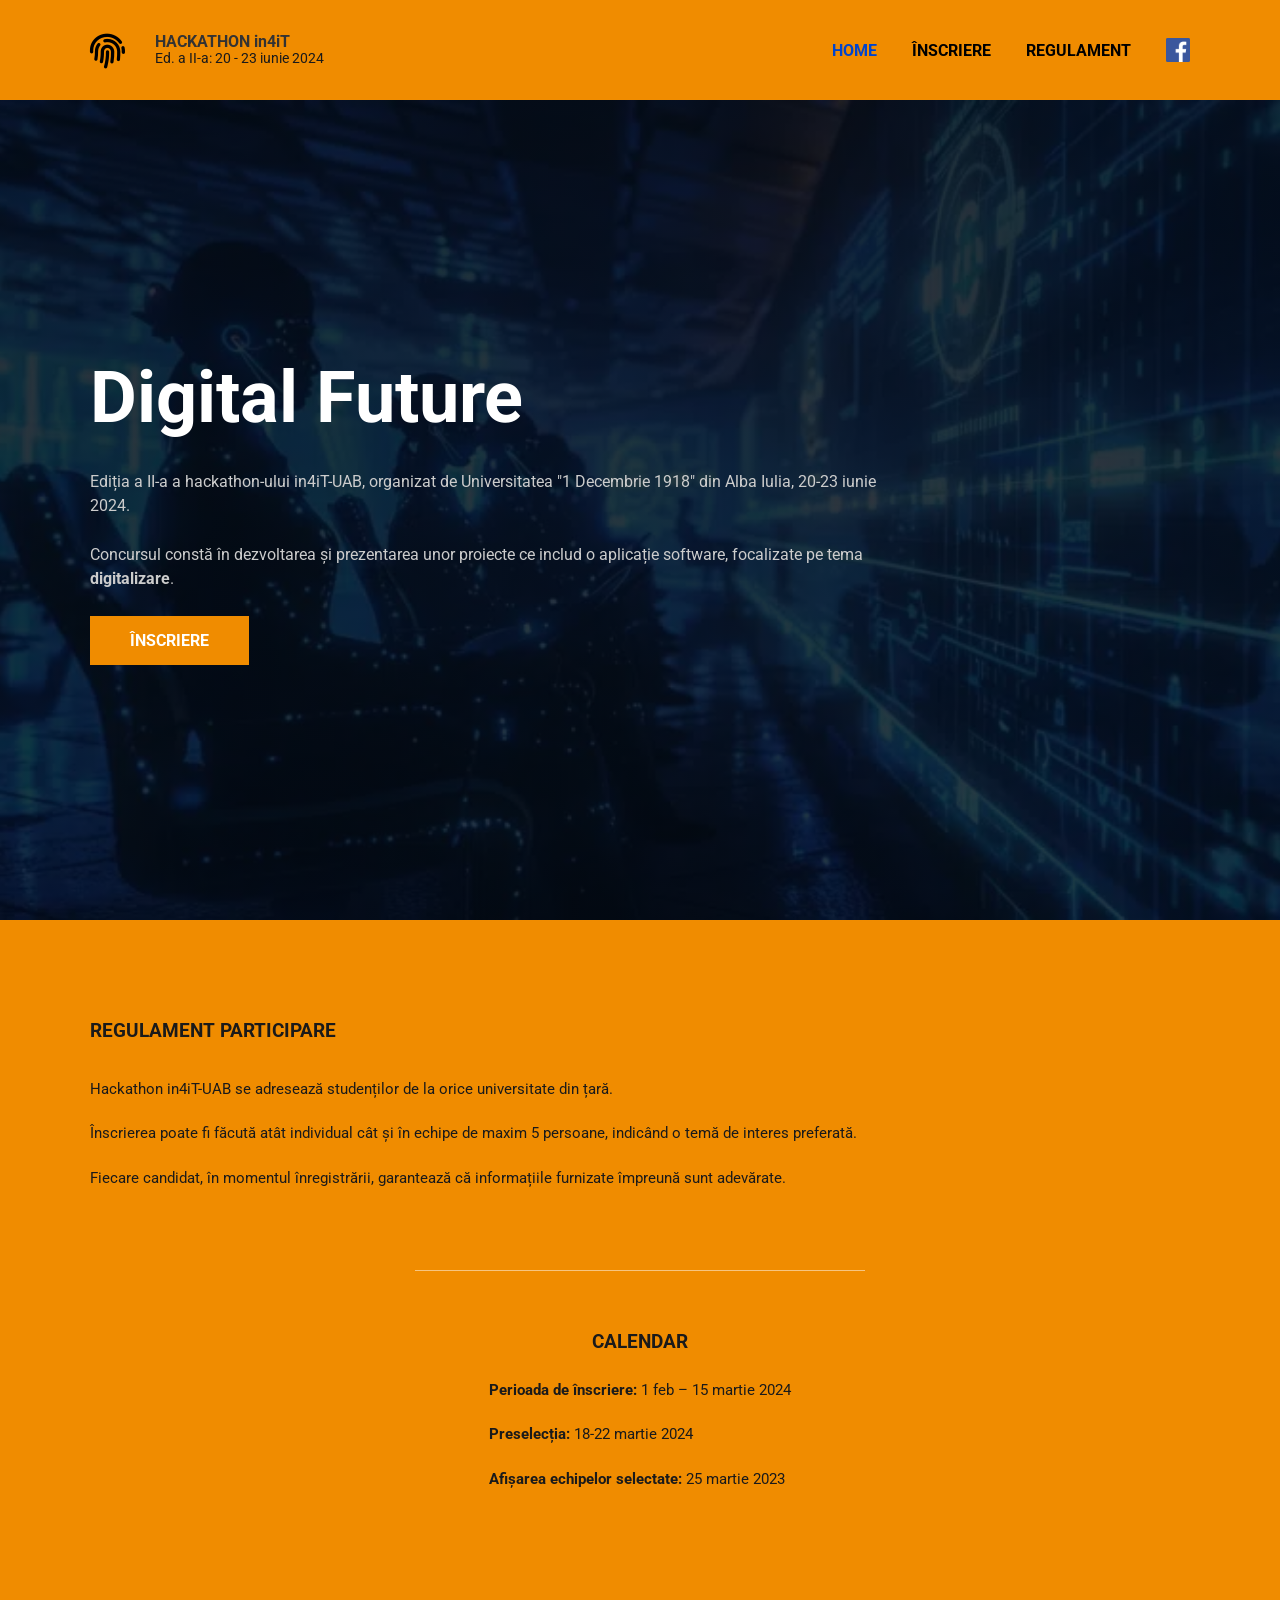
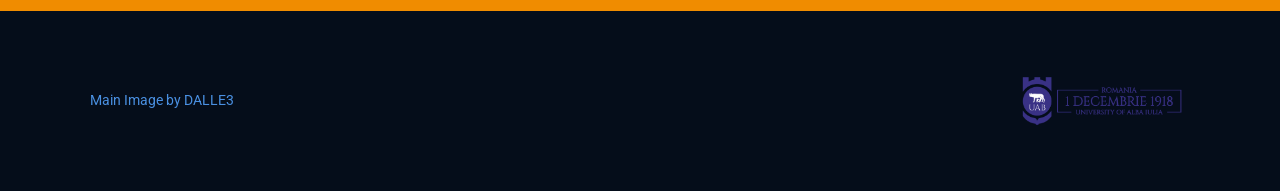
<file: laborator1/index.html>
<!DOCTYPE html>
<html lang="ro">
<head>
    <meta charset="UTF-8">
    <meta name="viewport" content="width=device-width, initial-scale=1.0">
    <title>Hackathon in4iT - Ediția a II-a</title>
    <link href="https://fonts.googleapis.com/css2?family=Roboto:wght@300;400;700&display=swap" rel="stylesheet">
    <link rel="stylesheet" href="https://cdnjs.cloudflare.com/ajax/libs/font-awesome/6.0.0/css/all.min.css">
    <link rel="stylesheet" href="style.css">
</head>
<body>
    <header>
        <div class="content-wrapper">
            <div class="header-left">
                <div class="logo-icon"><i class="fas fa-fingerprint"></i></div>
            </div>
            <div class="header-center">
                <div class="event-info">
                    <h1>HACKATHON in4iT</h1>
                    <span>Ed. a II-a: 20 - 23 iunie 2024</span>
                </div>
            </div>
            <div class="header-right">
                <div class="hamburger"><i class="fas fa-bars"></i></div>
                <nav id="navbar">
                    <ul>
                        <li><a href="#" class="home-link">HOME</a></li>
                        <li><a href="#">ÎNSCRIERE</a></li>
                        <li><a href="#">REGULAMENT</a></li>
                        <li><a href="https://facebook.com" class="fb-logo" target="_blank">
                            <img src="facebook.png" alt="Facebook Logo">
                        </a></li>
                    </ul>
                </nav>
            </div>
        </div>
    </header>

    <section class="hero">
        <div class="content-wrapper">
            <div class="hero-content">
                <h2>Digital Future</h2>
                <p>Ediția a II-a a hackathon-ului in4iT-UAB, organizat de Universitatea "1 Decembrie 1918" din Alba Iulia, 20-23 iunie 2024.</p>
                <p>Concursul constă în dezvoltarea și prezentarea unor proiecte ce includ o aplicație software, focalizate pe tema <strong>digitalizare</strong>.</p>
                <a href="#" class="btn-register">ÎNSCRIERE</a>
            </div>
        </div>
    </section>

    <section class="info-section">
        <div class="content-wrapper">
            <div class="info-left">
                <h3>REGULAMENT PARTICIPARE</h3>
                <p>Hackathon in4iT-UAB se adresează studenților de la orice universitate din țară.</p>
                <p>Înscrierea poate fi făcută atât individual cât și în echipe de maxim 5 persoane, indicând o temă de interes preferată.</p>
                <p>Fiecare candidat, în momentul înregistrării, garantează că informațiile furnizate împreună sunt adevărate.</p>
            </div>
            
            <div class="divider"></div>

            <div class="info-center">
                <h3>CALENDAR</h3>
                <div class="calendar-list">
                    <p><strong>Perioada de înscriere:</strong> 1 feb – 15 martie 2024</p>
                    <p><strong>Preselecția:</strong> 18-22 martie 2024</p>
                    <p><strong>Afișarea echipelor selectate:</strong> 25 martie 2023</p>
                </div>
            </div>
        </div>
    </section>

    <footer>
        <div class="content-wrapper">
            <div class="copyright">Main Image by DALLE3</div>
            <div class="footer-logo">
                <img src="logo.png" alt="Universitatea 1 Decembrie 1918">
            </div>
        </div>
    </footer>
</body>
</html>
</file>
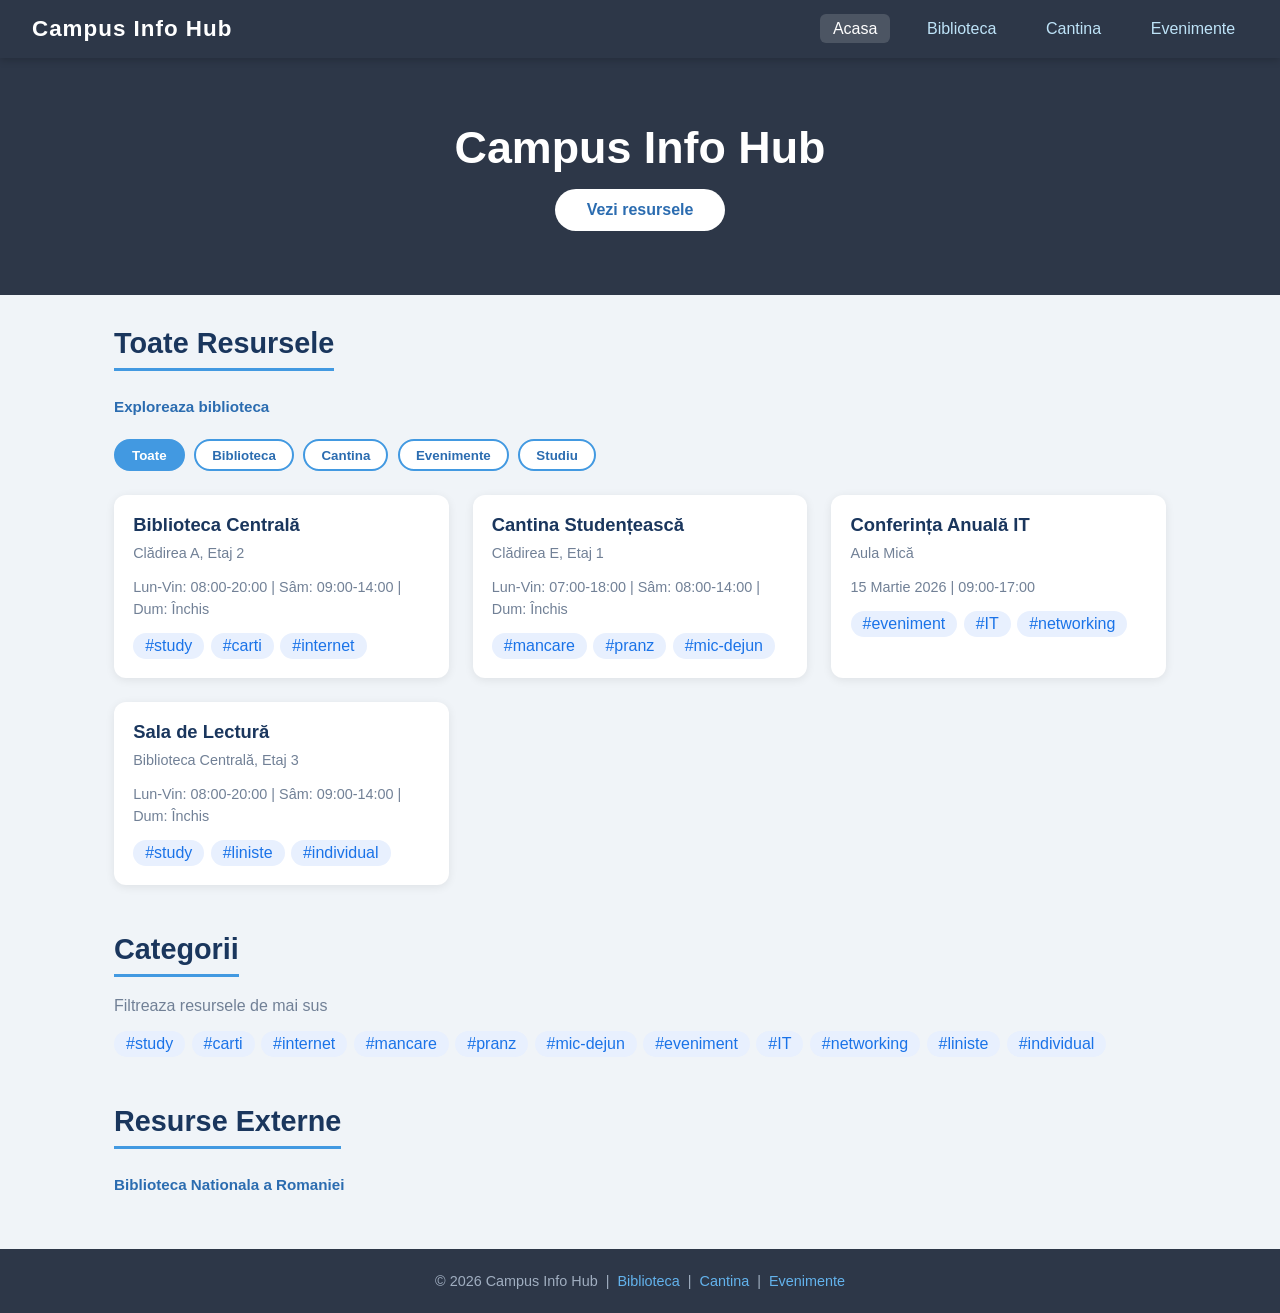
<file: laborator2/index.html>
<!DOCTYPE html>
<html lang="ro">
<head>
  <meta charset="UTF-8" />
  <meta name="viewport" content="width=device-width, initial-scale=1.0" />
  <title>Campus Info Hub</title>
  <link rel="stylesheet" href="styles/style.css" />
</head>
<body>

  <nav>
    <a href="index.html" class="logo">Campus Info Hub</a>
    <ul>
      <li><a href="index.html" class="active">Acasa</a></li>
      <li><a href="pages/library.html">Biblioteca</a></li>
      <li><a href="pages/cafeteria.html">Cantina</a></li>
      <li><a href="pages/events.html">Evenimente</a></li>
    </ul>
  </nav>

  <section class="hero">
    <h1>Campus Info Hub</h1>
    <a href="#toate-resursele" class="btn">Vezi resursele</a>
  </section>

  <div class="container">
    <section id="toate-resursele">
      <h2 class="section-title">Toate Resursele</h2>
      <p>
        <a href="pages/library.html" class="jump-link">Exploreaza biblioteca</a>
      </p>

      <div class="filters">
        <button class="filter-btn active" data-filter="all">Toate</button>
        <button class="filter-btn" data-filter="library">Biblioteca</button>
        <button class="filter-btn" data-filter="cafeteria">Cantina</button>
        <button class="filter-btn" data-filter="event">Evenimente</button>
        <button class="filter-btn" data-filter="study">Studiu</button>
      </div>

      <div id="resources-container"></div>
    </section>

    <section id="categorii">
      <h2 class="section-title">Categorii</h2>
      <p class="subtitle">Filtreaza resursele de mai sus</p>
      <div id="tags-container" class="tags"></div>
    </section>

    <section id="resurse-externe">
      <h2 class="section-title">Resurse Externe</h2>
      <p>
        <a href="https://www.bibnat.ro" target="_blank" class="jump-link external-link">
          Biblioteca Nationala a Romaniei
        </a>
      </p>
    </section>

  </div>

  <footer>
    <p>© 2026 Campus Info Hub &nbsp;|&nbsp;
      <a href="pages/library.html">Biblioteca</a> &nbsp;|&nbsp;
      <a href="pages/cafeteria.html">Cantina</a> &nbsp;|&nbsp;
      <a href="pages/events.html">Evenimente</a>
    </p>
  </footer>

  <script src="scripts/main.js"></script>
</body>
</html>
</file>
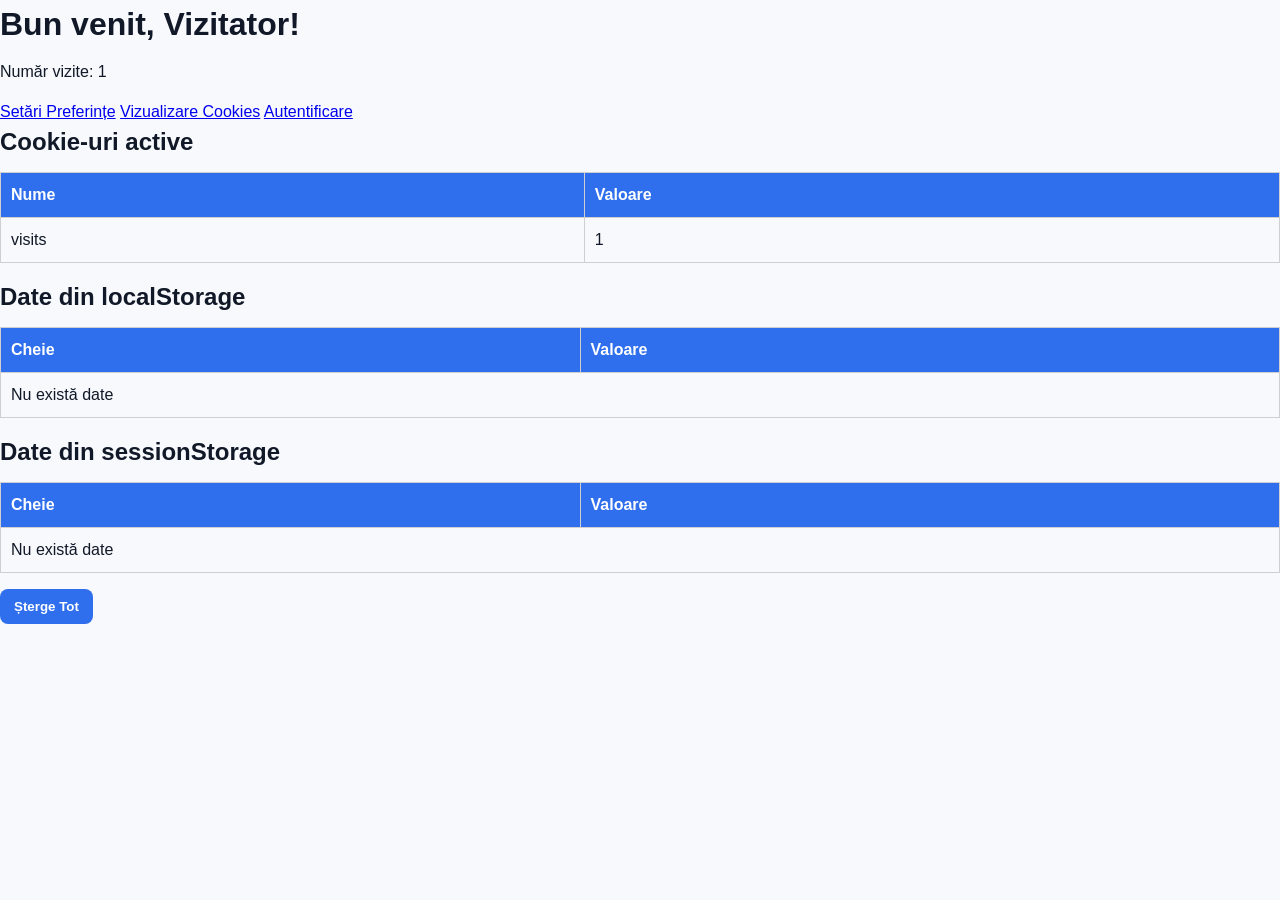
<file: laborator3/index.html>
<!DOCTYPE html>
<html lang="ro">
<head>
    <meta charset="UTF-8" />
    <meta name="viewport" content="width=device-width, initial-scale=1.0" />
    <title>Index</title>
    <link rel="stylesheet" href="style.css" />
</head>
<body>
    <h1 id="welcomeMessage">Bun venit!</h1>
    <p id="visitsMessage"></p>

    <nav>
        <a href="preferences.html">Setări Preferințe</a>
        <a href="cookies-info.html">Vizualizare Cookies</a>
        <a href="login.html">Autentificare</a>
    </nav>

    <div class="section">
        <h2>Cookie-uri active</h2>
        <table id="cookiesTable">
            <thead>
                <tr>
                    <th>Nume</th>
                    <th>Valoare</th>
                </tr>
            </thead>
            <tbody></tbody>
        </table>
    </div>

    <div class="section">
        <h2>Date din localStorage</h2>
        <table id="localTable">
            <thead>
                <tr>
                    <th>Cheie</th>
                    <th>Valoare</th>
                </tr>
            </thead>
            <tbody></tbody>
        </table>
    </div>

    <div class="section">
        <h2>Date din sessionStorage</h2>
        <table id="sessionTable">
            <thead>
                <tr>
                    <th>Cheie</th>
                    <th>Valoare</th>
                </tr>
            </thead>
            <tbody></tbody>
        </table>
    </div>

    <button id="clearAllBtn">Șterge Tot</button>
    <script src="js/cookies.js"></script>
    <script src="js/storage.js"></script>
    <script src="js/index.js"></script>
</body>
</html>
</file>
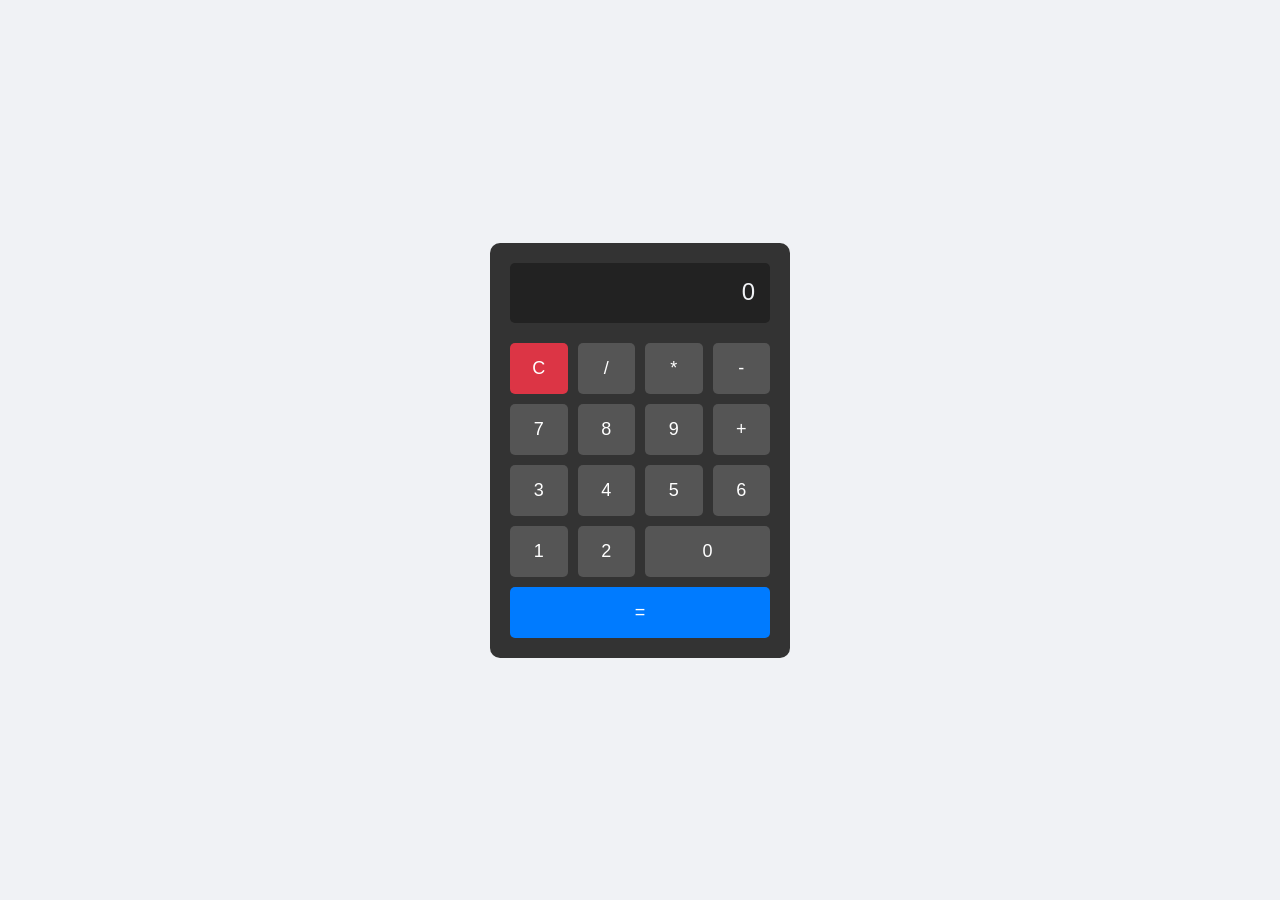
<file: laborator4/index.html>
<!DOCTYPE html>
<html lang="ro">
<head>
    <meta charset="UTF-8">
    <meta name="viewport" content="width=device-width, initial-scale=1.0">
    <title>Calculator</title>
    <link rel="stylesheet" href="style.css">
</head>
<body>

    <div class="calculator">
        <div id="display" class="display">0</div>
        
        <div class="buttons">
            <button data-type="action" data-value="C" class="btn-clear">C</button>
            <button data-type="operator" data-value="/">/</button>
            <button data-type="operator" data-value="*">*</button>
            <button data-type="operator" data-value="-">-</button>
            
            <button data-type="digit" data-value="7">7</button>
            <button data-type="digit" data-value="8">8</button>
            <button data-type="digit" data-value="9">9</button>

            <button data-type="operator" data-value="+">+</button>
            
            <button data-type="digit" data-value="3">3</button>
            <button data-type="digit" data-value="4">4</button>
            <button data-type="digit" data-value="5">5</button>
            <button data-type="digit" data-value="6">6</button>
            <button data-type="digit" data-value="1">1</button>
            <button data-type="digit" data-value="2">2</button>
            
            <button data-type="digit" data-value="0" class="btn-zero">0</button>
            <button data-type="action" data-value="=" class="btn-equals">=</button>
        </div>
    </div>
<script src="model.js" ></script>
<script src="view.js" ></script>
<script src="controller.js" ></script>

</body>
</html>
</file>
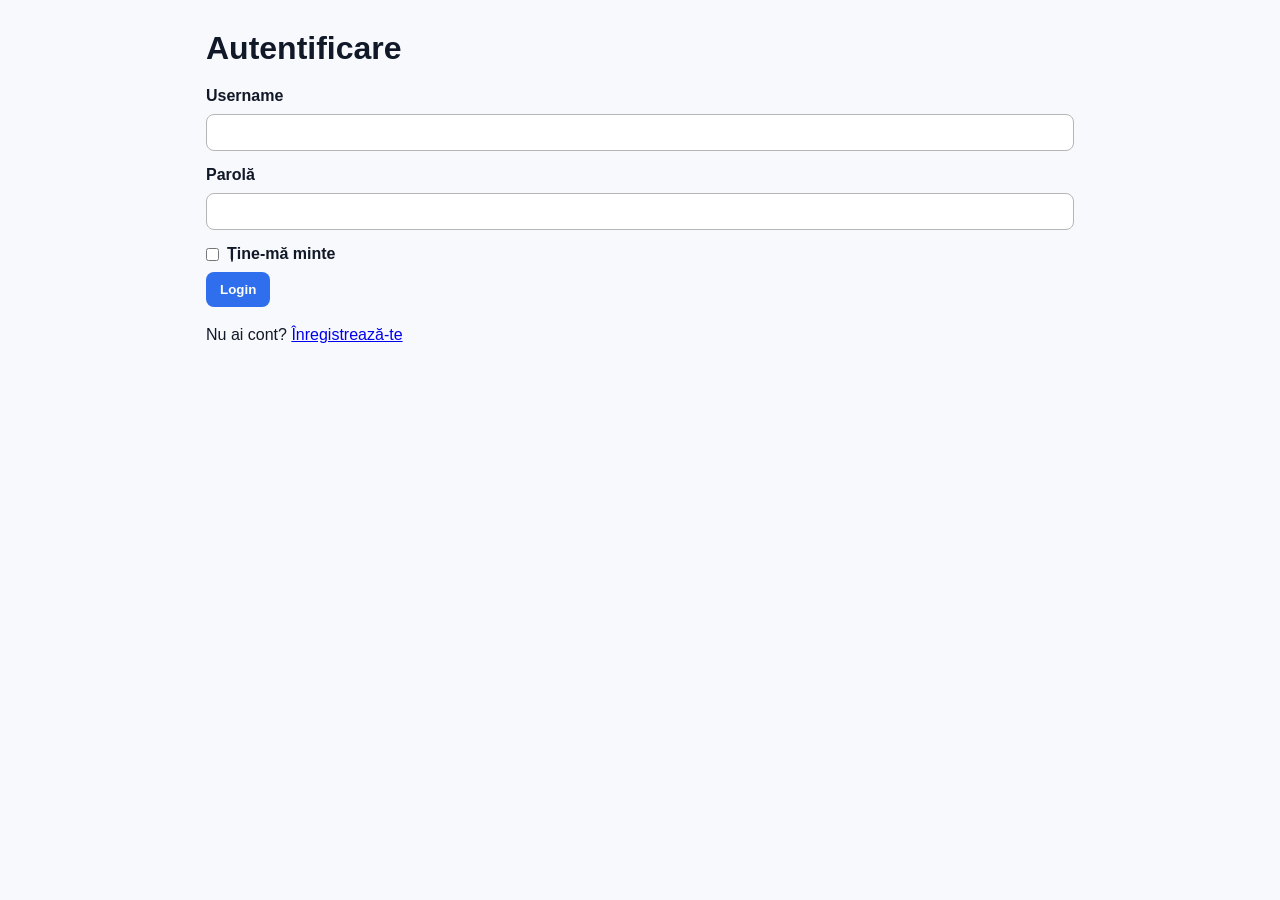
<file: laborator3/cart.html>
<!DOCTYPE html>
<html lang="ro">
<head>
    <meta charset="UTF-8" />
    <meta name="viewport" content="width=device-width, initial-scale=1.0" />
    <title>Coș de Cumpărături</title>
    <link rel="stylesheet" href="style.css" />
</head>
<body>
    <div class="container">
        <h1>Coș de Cumpărături</h1>
        <p><a href="dashboard.html">Înapoi la Dashboard</a></p>
        <div id="messageBox"></div>

        <form id="addToCartForm">
            <label for="product">Produs</label>
            <select id="product" name="product"></select>

            <label for="quantity">Cantitate (1-10)</label>
            <input type="number" id="quantity" name="quantity" min="1" max="10" value="1" required />

            <button type="submit">Adaugă în Coș</button>
        </form>

        <h2>Produse în coș</h2>
        <table id="cartTable">
            <thead>
                <tr>
                    <th>Produs</th>
                    <th>Cantitate</th>
                    <th>Preț</th>
                    <th>Acțiune</th>
                </tr>
            </thead>
            <tbody></tbody>
        </table>

        <p><strong>TOTAL:</strong> <span id="cartTotal">0</span> RON</p>

        <button id="clearCartBtn" class="btn-danger">Golește Coșul</button>
    </div>
    <script src="js/cookies.js"></script>
    <script src="js/storage.js"></script>
    <script src="js/cart.js"></script>
</body>
</html>
</file>
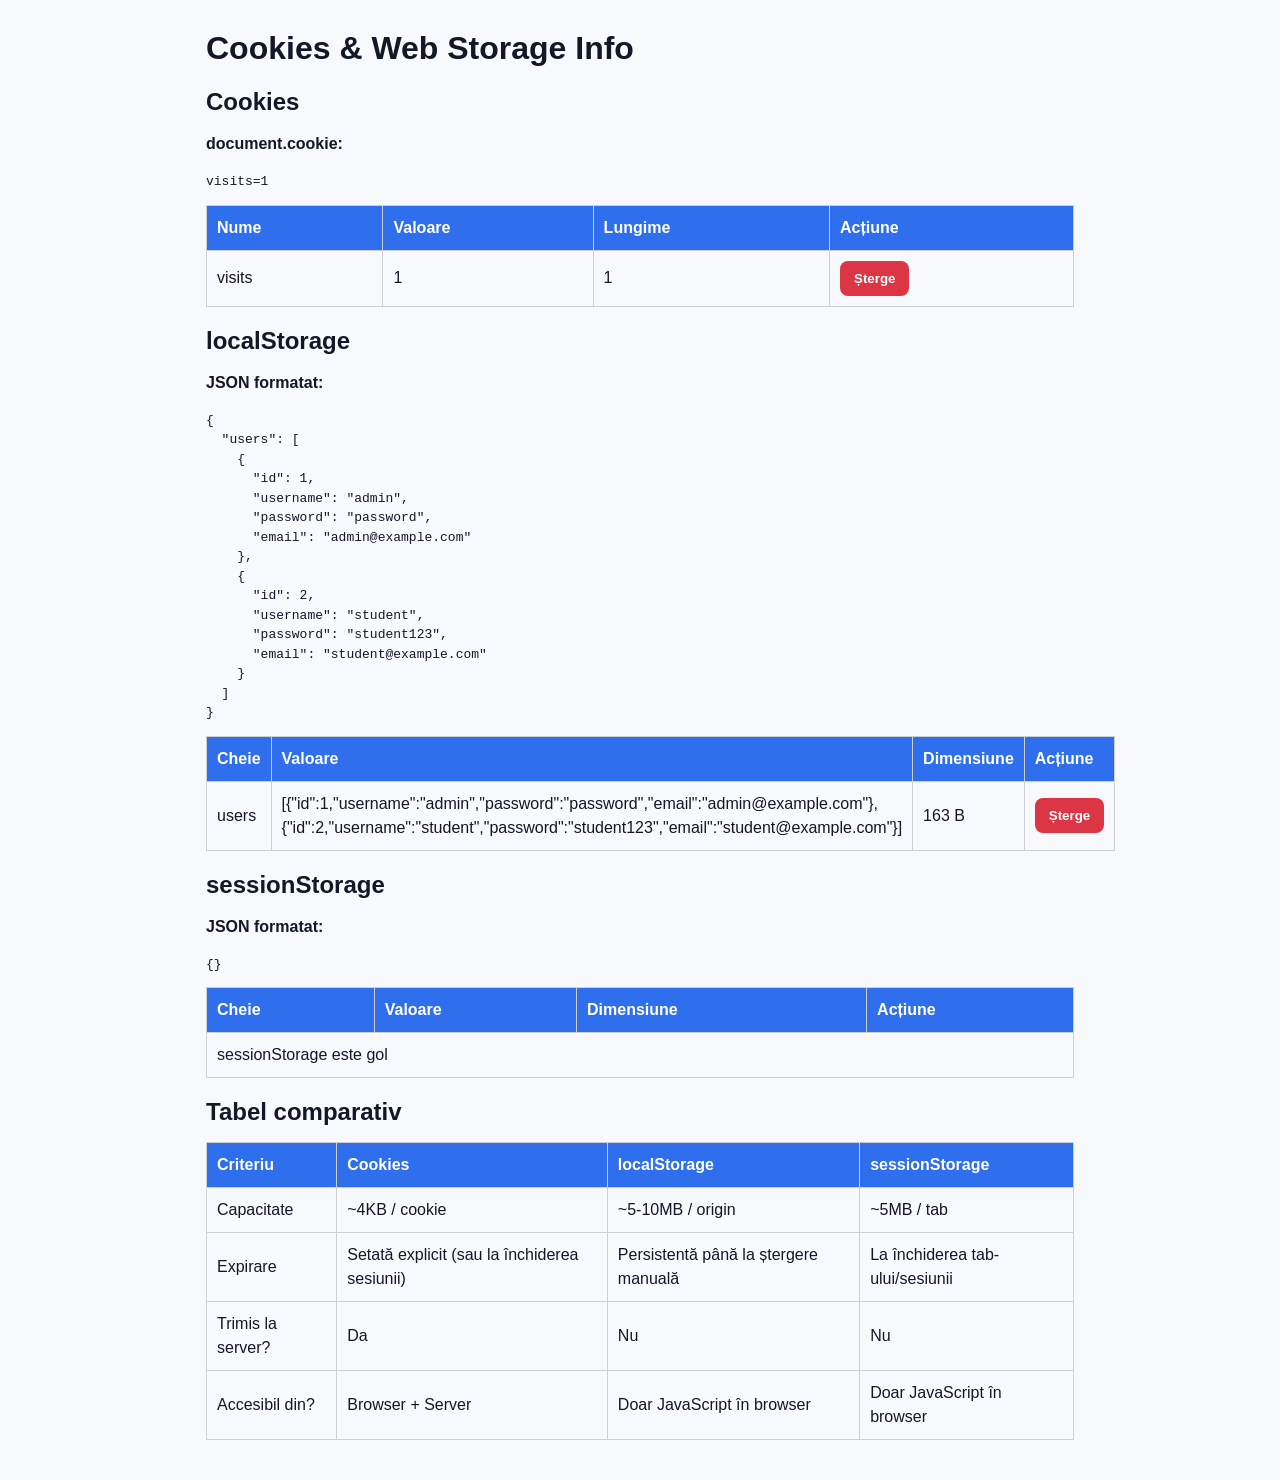
<file: laborator3/cookies-info.html>
<!DOCTYPE html>
<html lang="ro">
<head>
    <meta charset="UTF-8" />
    <meta name="viewport" content="width=device-width, initial-scale=1.0" />
    <title>Vizualizare Cookies</title>
    <link rel="stylesheet" href="style.css" />
</head>
<body>
    <div class="container">
        <h1>Cookies & Web Storage Info</h1>
        <section class="section">
            <h2>Cookies</h2>
            <p><strong>document.cookie:</strong></p>
            <pre id="rawCookies"></pre>
            <table id="cookiesTable">
                <thead>
                    <tr>
                        <th>Nume</th>
                        <th>Valoare</th>
                        <th>Lungime</th>
                        <th>Acțiune</th>
                    </tr>
                </thead>
                <tbody></tbody>
            </table>
        </section>

        <section class="section">
            <h2>localStorage</h2>
            <p><strong>JSON formatat:</strong></p>
            <pre id="localJson"></pre>
            <table id="localTable">
                <thead>
                    <tr>
                        <th>Cheie</th>
                        <th>Valoare</th>
                        <th>Dimensiune</th>
                        <th>Acțiune</th>
                    </tr>
                </thead>
                <tbody></tbody>
            </table>
        </section>

        <section class="section">
            <h2>sessionStorage</h2>
            <p><strong>JSON formatat:</strong></p>
            <pre id="sessionJson"></pre>
            <table id="sessionTable">
                <thead>
                    <tr>
                        <th>Cheie</th>
                        <th>Valoare</th>
                        <th>Dimensiune</th>
                        <th>Acțiune</th>
                    </tr>
                </thead>
                <tbody></tbody>
            </table>
        </section>

        <section class="section">
            <h2>Tabel comparativ</h2>
            <table>
                <thead>
                    <tr>
                        <th>Criteriu</th>
                        <th>Cookies</th>
                        <th>localStorage</th>
                        <th>sessionStorage</th>
                    </tr>
                </thead>
                <tbody>
                    <tr>
                        <td>Capacitate</td>
                        <td>~4KB / cookie</td>
                        <td>~5-10MB / origin</td>
                        <td>~5MB / tab</td>
                    </tr>
                    <tr>
                        <td>Expirare</td>
                        <td>Setată explicit (sau la închiderea sesiunii)</td>
                        <td>Persistentă până la ștergere manuală</td>
                        <td>La închiderea tab-ului/sesiunii</td>
                    </tr>
                    <tr>
                        <td>Trimis la server?</td>
                        <td>Da</td>
                        <td>Nu</td>
                        <td>Nu</td>
                    </tr>
                    <tr>
                        <td>Accesibil din?</td>
                        <td>Browser + Server</td>
                        <td>Doar JavaScript în browser</td>
                        <td>Doar JavaScript în browser</td>
                    </tr>
                </tbody>
            </table>
        </section>
    </div>

    <script src="js/cookies.js"></script>
    <script src="js/storage.js"></script>
    <script src="js/cookies-info.js"></script>
</body>
</html>
</file>
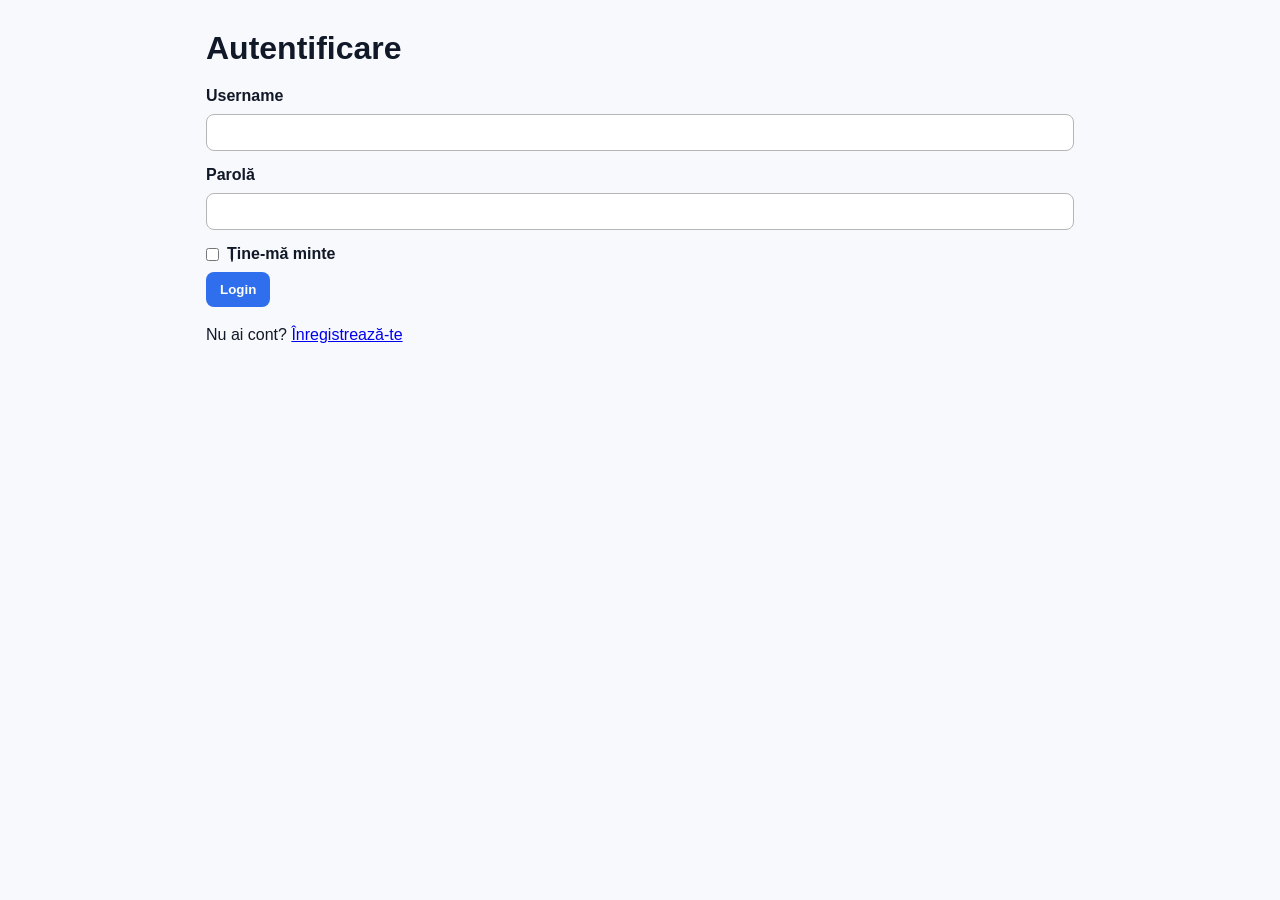
<file: laborator3/dashboard.html>
<!DOCTYPE html>
<html lang="ro">
<head>
    <meta charset="UTF-8" />
    <meta name="viewport" content="width=device-width, initial-scale=1.0" />
    <title>Dashboard</title>
    <link rel="stylesheet" href="style.css" />
</head>
<body>
    <div class="container">
        <h1>Dashboard</h1>
        <div id="sessionInfo"></div>
        <h2>Date brute sessionStorage</h2>
        <pre id="rawSession"></pre>
        <p>
            <a href="cart.html">Mergi la Coș de Cumpărături</a>
        </p>
        <p>
            <a href="dashboard.html" target="_blank" rel="noopener noreferrer">
                Deschide dashboard într-un tab nou
            </a>
        </p>
        <button id="logoutBtn" class="btn-danger">Deconectare</button>
    </div>
    <script src="js/cookies.js"></script>
<script src="js/storage.js"></script>
<script src="js/dashboard.js"></script>
</body>
</html>
</file>
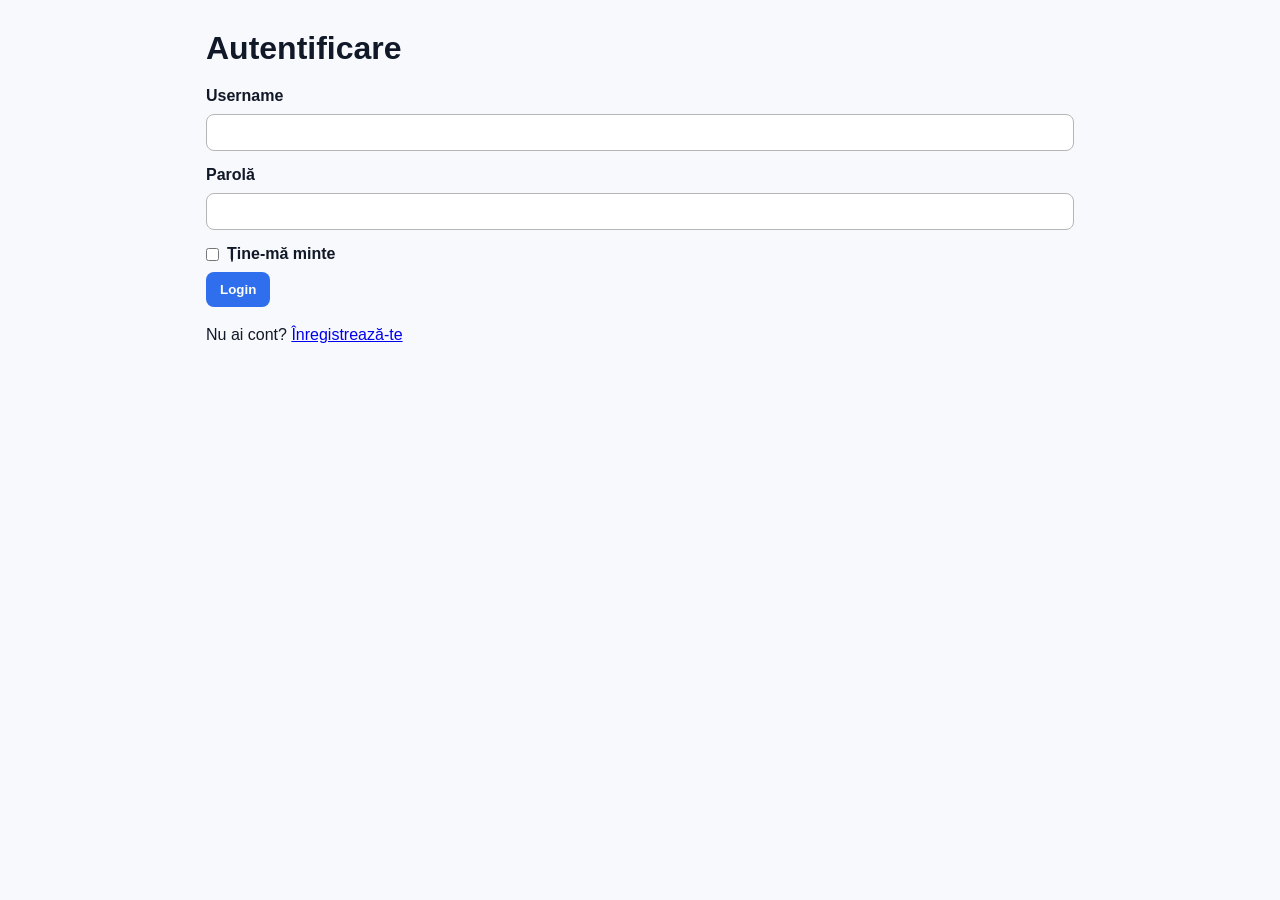
<file: laborator3/login.html>
<!DOCTYPE html>
<html lang="ro">
<head>
    <meta charset="UTF-8" />
    <meta name="viewport" content="width=device-width, initial-scale=1.0" />
    <title>Login</title>
    <link rel="stylesheet" href="style.css" />
</head>
<body>
    <div class="container">
        <h1>Autentificare</h1>

        <div id="messageBox"></div>

        <form id="loginForm">
            <label for="username">Username</label>
            <input type="text" id="username" name="username" required />

            <label for="password">Parolă</label>
            <input type="password" id="password" name="password" required />

            <label style="display:flex; align-items:center; gap:8px; font-weight:600;">
                <input type="checkbox" id="rememberMe" name="rememberMe" style="width:auto; margin:0;" />
                Ține-mă minte
            </label>

            <button type="submit">Login</button>
        </form>
        <p>
            Nu ai cont?
            <a href="register.html">Înregistrează-te</a>
        </p>
    </div>
    
<script src="js/cookies.js"></script>
<script src="js/storage.js"></script>
<script src="js/login.js"></script>
</body>
</html>
</file>
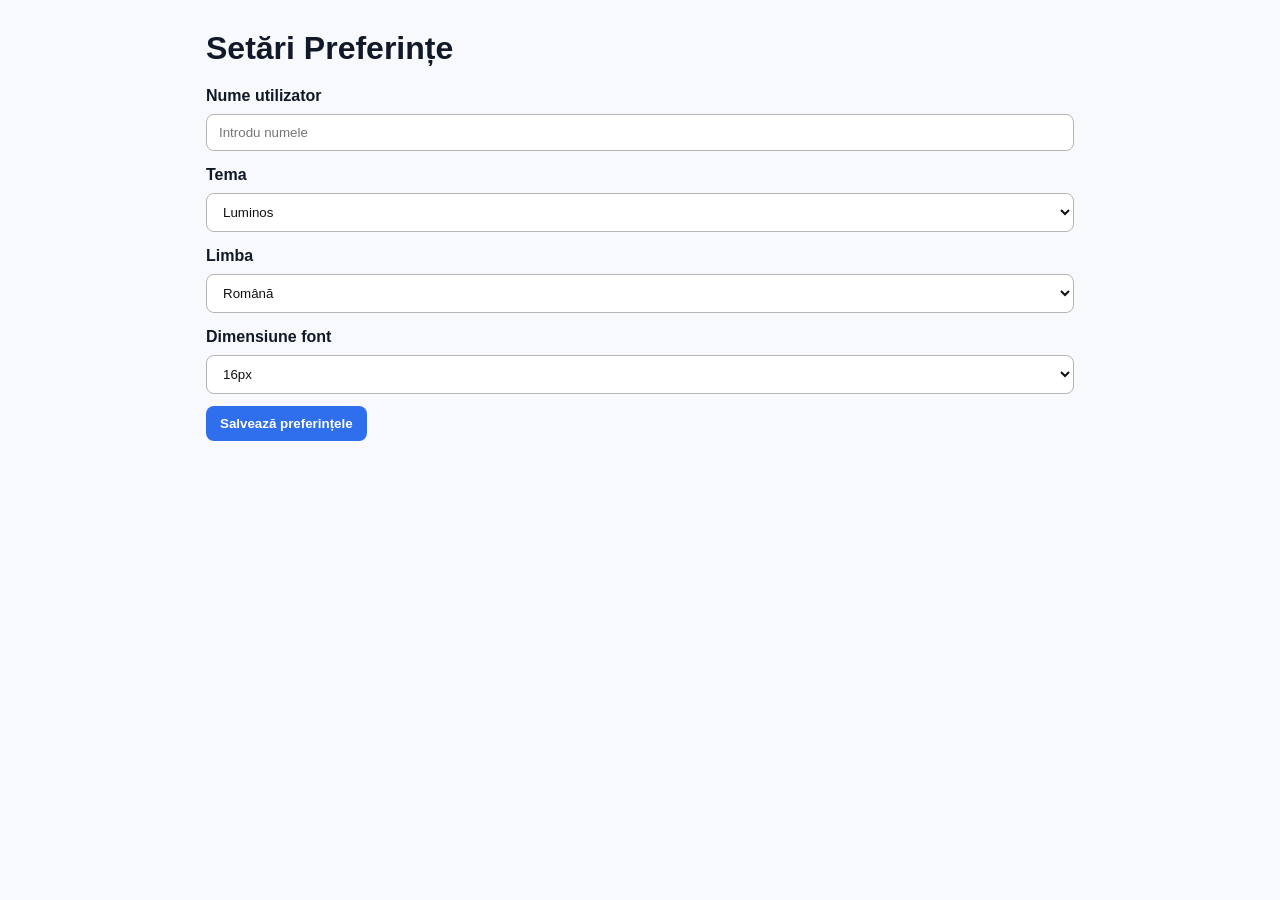
<file: laborator3/preferences.html>
<!DOCTYPE html>
<html lang="ro">
<head>
    <meta charset="UTF-8" />
    <meta name="viewport" content="width=device-width, initial-scale=1.0" />
    <title>Setări Preferințe</title>
    <link rel="stylesheet" href="style.css" />
</head>
<body>
    <div class="container">
        <h1>Setări Preferințe</h1>
        <form id="preferencesForm">
            <label for="username">Nume utilizator</label>
            <input type="text" id="username" name="username" placeholder="Introdu numele" />

            <label for="theme">Tema</label>
            <select id="theme" name="theme">
                <option value="light">Luminos</option>
                <option value="dark">Întunecat</option>
            </select>

            <label for="language">Limba</label>
            <select id="language" name="language">
                <option value="ro">Română</option>
                <option value="en">English</option>
                <option value="fr">Français</option>
            </select>

            <label for="fontSize">Dimensiune font</label>
            <select id="fontSize" name="fontSize">
                <option value="14px">14px</option>
                <option value="16px">16px</option>
                <option value="18px">18px</option>
                <option value="20px">20px</option>
            </select>
            <button type="submit">Salvează preferințele</button>
        </form>
        <div id="messageBox"></div>
    </div>

<script src="js/cookies.js"></script>
<script src="js/storage.js"></script>
<script src="js/preferences.js"></script>

</body>
</html>
</file>
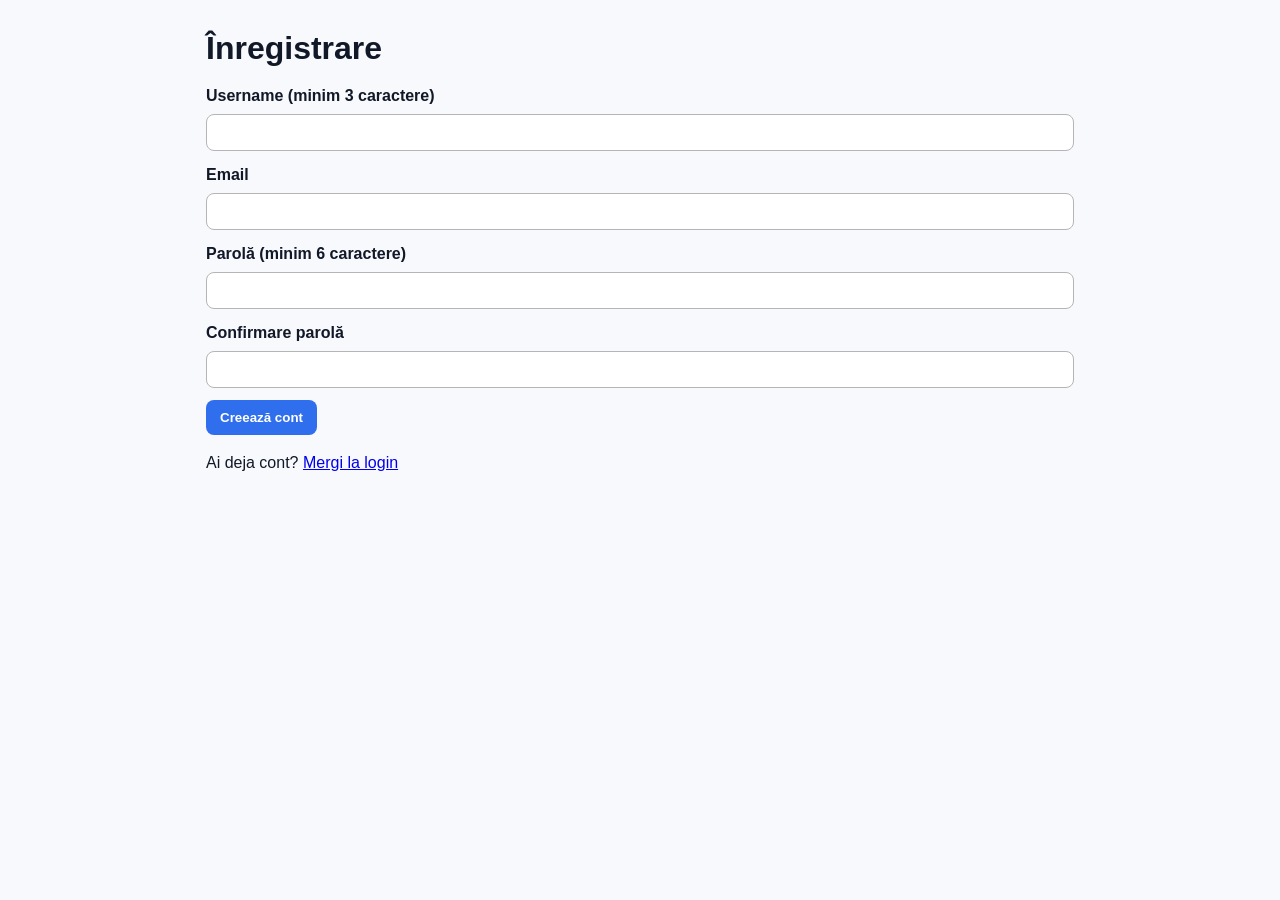
<file: laborator3/register.html>
<!DOCTYPE html>
<html lang="ro">
<head>
    <meta charset="UTF-8" />
    <meta name="viewport" content="width=device-width, initial-scale=1.0" />
    <title>Înregistrare</title>
    <link rel="stylesheet" href="style.css" />
</head>
<body>
    <div class="container">
        <h1>Înregistrare</h1>
        <div id="messageBox"></div>
        <form id="registerForm" novalidate>
            <label for="username">Username (minim 3 caractere)</label>
            <input type="text" id="username" name="username" minlength="3" required />

            <label for="email">Email</label>
            <input type="email" id="email" name="email" required />

            <label for="password">Parolă (minim 6 caractere)</label>
            <input type="password" id="password" name="password" minlength="6" required />

            <label for="confirmPassword">Confirmare parolă</label>
            <input type="password" id="confirmPassword" name="confirmPassword" required />

            <button type="submit">Creează cont</button>
        </form>
        <p>Ai deja cont? <a href="login.html">Mergi la login</a></p>
    </div>
    
    <script src="js/cookies.js"></script>
<script src="js/storage.js"></script>
<script src="js/register.js"></script>

</body>
</html>
</file>
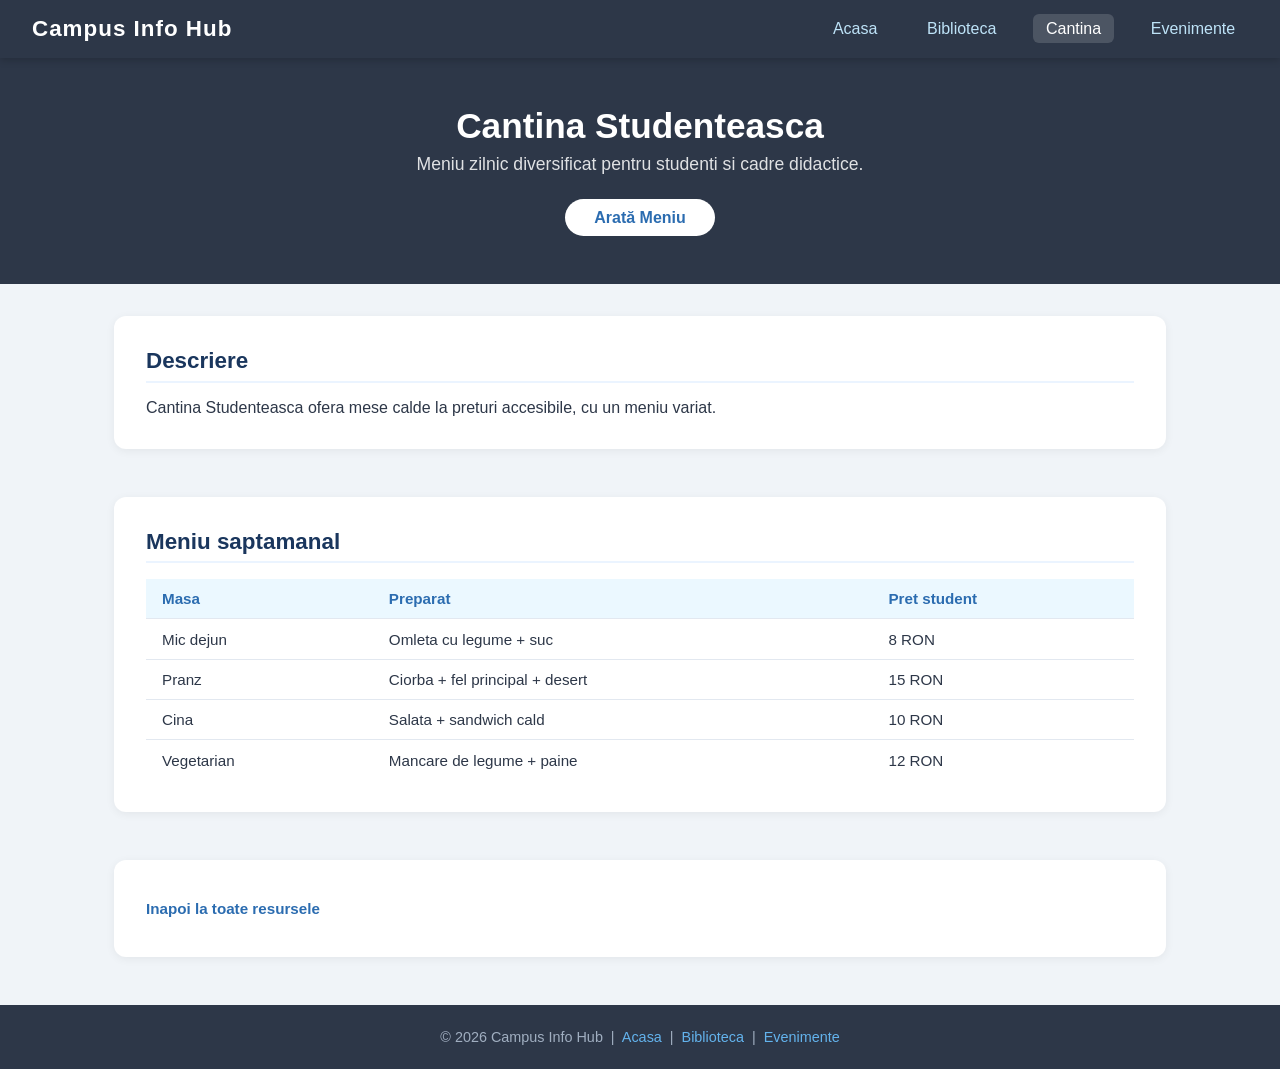
<file: laborator2/pages/cafeteria.html>
<!DOCTYPE html>
<html lang="ro">
<head>
  <meta charset="UTF-8" />
  <meta name="viewport" content="width=device-width, initial-scale=1.0" />
  <title>Cantina</title>
  <link rel="stylesheet" href="../styles/style.css" />
</head>
<body>

  <nav>
    <a href="../index.html" class="logo">Campus Info Hub</a>
    <ul>
      <li><a href="../index.html">Acasa</a></li>
      <li><a href="library.html">Biblioteca</a></li>
      <li><a href="cafeteria.html" class="active">Cantina</a></li>
      <li><a href="events.html">Evenimente</a></li>
    </ul>
  </nav>

  <div class="page-header">
    <h1>Cantina Studenteasca</h1>
    <p>Meniu zilnic diversificat pentru studenti si cadre didactice.</p>
    <a href="#meniu" class="btn">Arată Meniu</a>
  </div>

  <div class="container">
    <section class="info-section">
      <h2>Descriere</h2>
      <p>
        Cantina Studenteasca ofera mese calde la preturi accesibile, cu un meniu variat.
      </p>
    </section>

    <section class="info-section" id="meniu">
      <h2>Meniu saptamanal</h2>
      <table class="schedule-table">
        <thead>
          <tr>
            <th>Masa</th>
            <th>Preparat</th>
            <th>Pret student</th>
          </tr>
        </thead>
        <tbody>
          <tr><td>Mic dejun</td><td>Omleta cu legume + suc</td><td>8 RON</td></tr>
          <tr><td>Pranz</td><td>Ciorba + fel principal + desert</td><td>15 RON</td></tr>
          <tr><td>Cina</td><td>Salata + sandwich cald</td><td>10 RON</td></tr>
          <tr><td>Vegetarian</td><td>Mancare de legume + paine</td><td>12 RON</td></tr>
        </tbody>
      </table>
    </section>

    <section class="info-section">
      <a href="../index.html#toate-resursele" class="jump-link">Inapoi la toate resursele</a>
    </section>

  </div>

  <footer>
    <p>© 2026 Campus Info Hub &nbsp;|&nbsp;
      <a href="../index.html">Acasa</a> &nbsp;|&nbsp;
      <a href="library.html">Biblioteca</a> &nbsp;|&nbsp;
      <a href="events.html">Evenimente</a>
    </p>
  </footer>

</body>
</html>
</file>
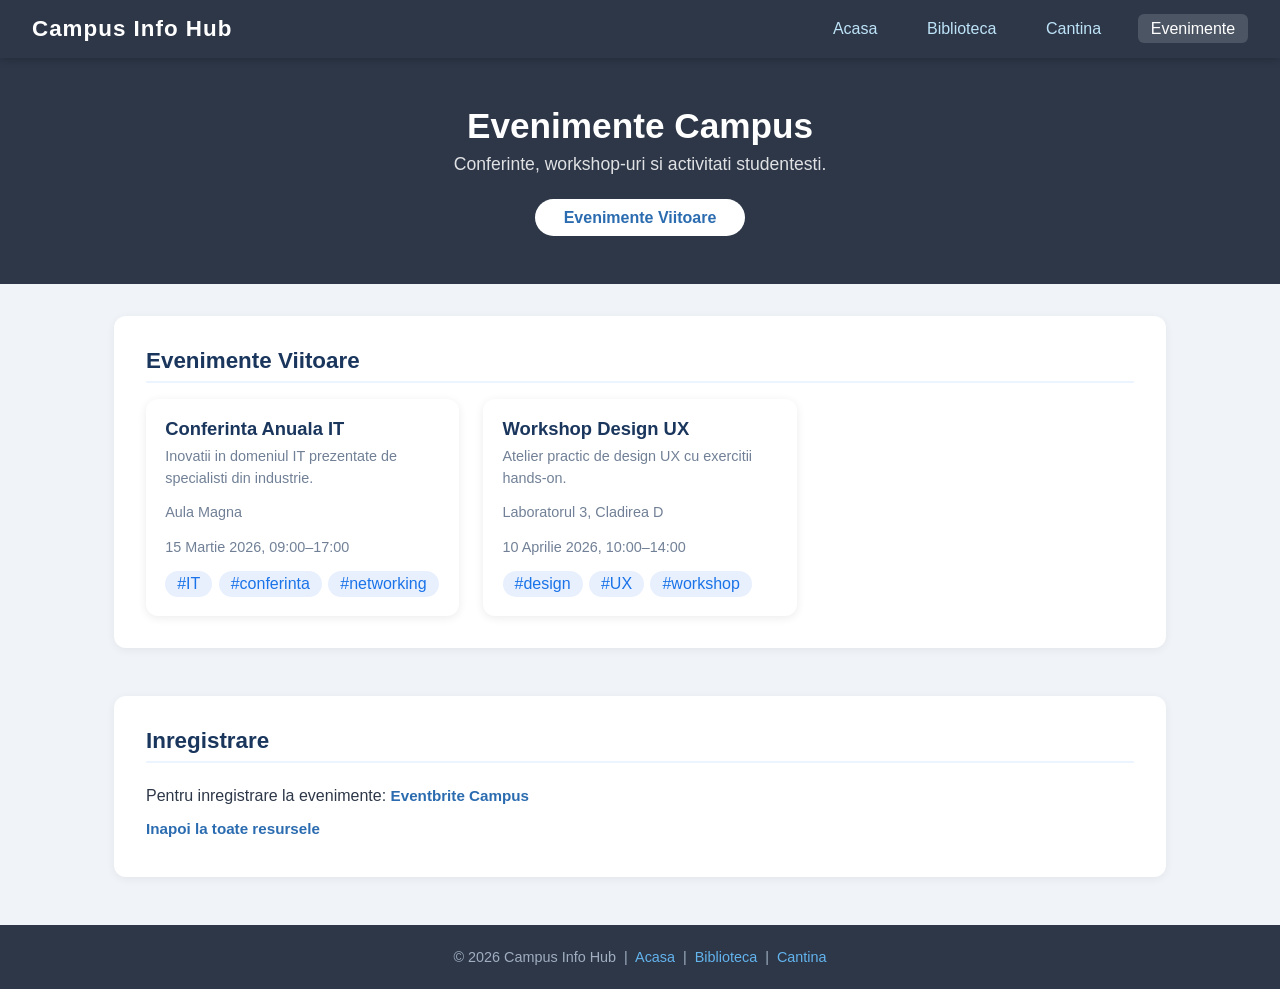
<file: laborator2/pages/events.html>
<!DOCTYPE html>
<html lang="ro">
<head>
  <meta charset="UTF-8" />
  <meta name="viewport" content="width=device-width, initial-scale=1.0" />
  <title>Evenimente</title>
  <link rel="stylesheet" href="../styles/style.css" />
</head>
<body>

  <nav>
    <a href="../index.html" class="logo">Campus Info Hub</a>
    <ul>
      <li><a href="../index.html">Acasa</a></li>
      <li><a href="library.html">Biblioteca</a></li>
      <li><a href="cafeteria.html">Cantina</a></li>
      <li><a href="events.html" class="active">Evenimente</a></li>
    </ul>
  </nav>

  <div class="page-header">
    <h1>Evenimente Campus</h1>
    <p>Conferinte, workshop-uri si activitati studentesti.</p>
    <a href="#upcoming" class="btn">Evenimente Viitoare</a>
  </div>

  <div class="container">

    <section class="info-section" id="upcoming">
      <h2>Evenimente Viitoare</h2>

      <div class="cards-grid">

        <div class="card">
          <div class="card-body">
            <h3>Conferinta Anuala IT</h3>
            <p>Inovatii in domeniul IT prezentate de specialisti din industrie.</p>
            <p class="card-location">Aula Magna</p>
            <p class="card-location">15 Martie 2026, 09:00–17:00</p>
            <div class="tags">
              <span class="tag">#IT</span>
              <span class="tag">#conferinta</span>
              <span class="tag">#networking</span>
            </div>
          </div>
        </div>

        <div class="card">
          <div class="card-body">
            <h3>Workshop Design UX</h3>
            <p>Atelier practic de design UX cu exercitii hands-on.</p>
            <p class="card-location">Laboratorul 3, Cladirea D</p>
            <p class="card-location">10 Aprilie 2026, 10:00–14:00</p>
            <div class="tags">
              <span class="tag">#design</span>
              <span class="tag">#UX</span>
              <span class="tag">#workshop</span>
            </div>
          </div>
        </div>

      </div>
    </section>

    <section class="info-section">
      <h2>Inregistrare</h2>
      <p>
        Pentru inregistrare la evenimente:
        <a href="https://www.eventbrite.com" target="_blank" class="jump-link">
          Eventbrite Campus
        </a>
      </p>
      <a href="../index.html#toate-resursele" class="jump-link">Inapoi la toate resursele</a>
    </section>
  </div>

  <footer>
    <p>© 2026 Campus Info Hub &nbsp;|&nbsp;
      <a href="../index.html">Acasa</a> &nbsp;|&nbsp;
      <a href="library.html">Biblioteca</a> &nbsp;|&nbsp;
      <a href="cafeteria.html">Cantina</a>
    </p>
  </footer>
</body>
</html>
</file>
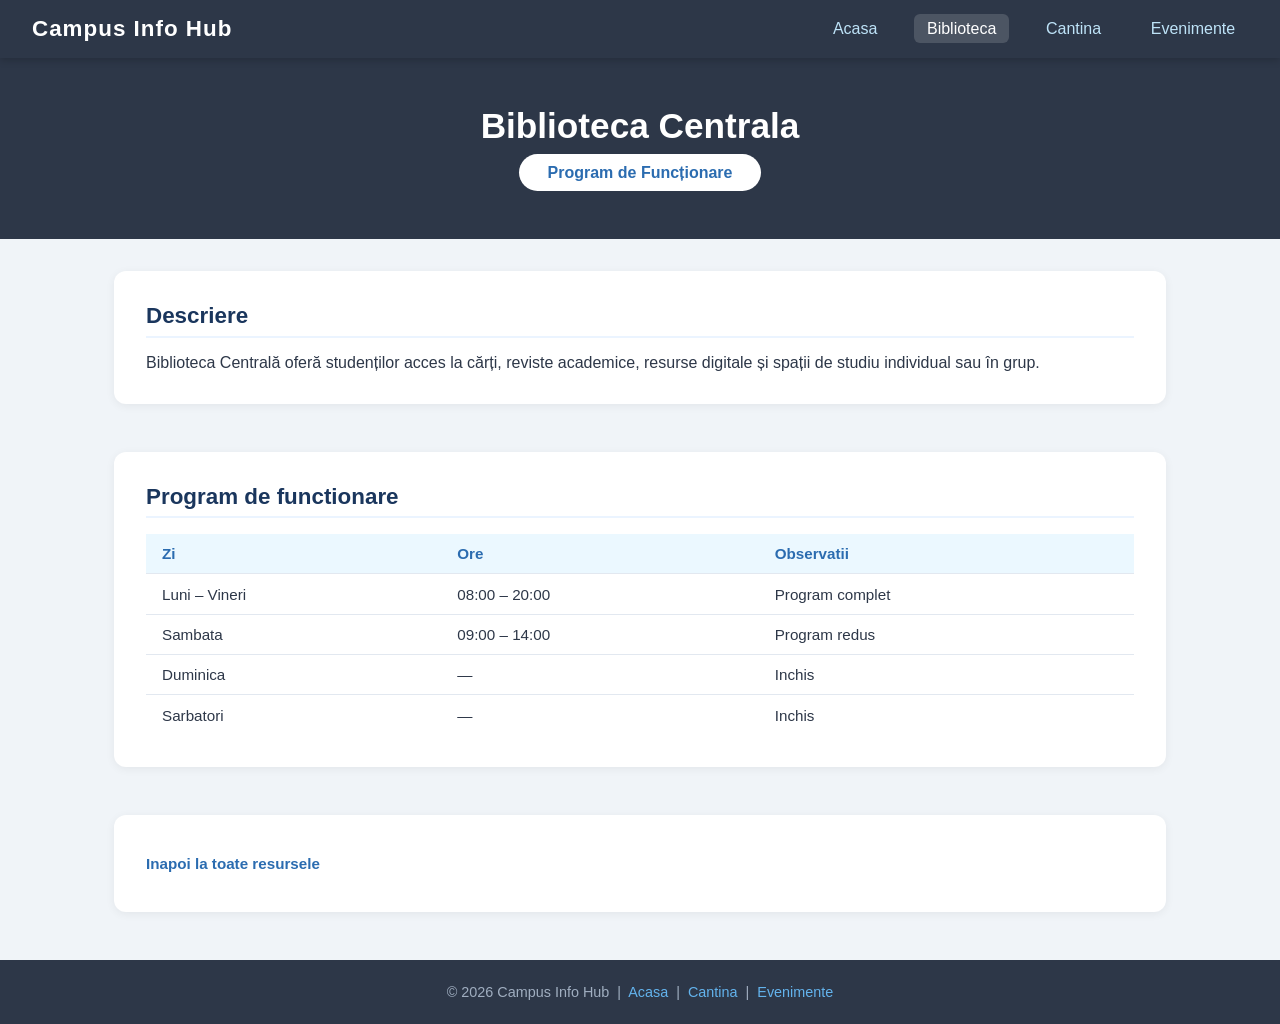
<file: laborator2/pages/library.html>
<!DOCTYPE html>
<html lang="ro">
<head>
  <meta charset="UTF-8" />
  <meta name="viewport" content="width=device-width, initial-scale=1.0" />
  <title>Biblioteca</title>
  <link rel="stylesheet" href="../styles/style.css" />
</head>
<body>

  <nav>
    <a href="../index.html" class="logo">Campus Info Hub</a>
    <ul>
      <li><a href="../index.html">Acasa</a></li>
      <li><a href="library.html" class="active">Biblioteca</a></li>
      <li><a href="cafeteria.html">Cantina</a></li>
      <li><a href="events.html">Evenimente</a></li>
    </ul>
  </nav>

  <div class="page-header">
    <h1>Biblioteca Centrala</h1>
    <a href="#schedule" class="btn">Program de Funcționare</a>
  </div>

  <div class="container">
    <section class="info-section">
      <h2>Descriere</h2>
      <p>Biblioteca Centrală oferă studenților acces la cărți, reviste academice, resurse digitale și spații de studiu individual sau în grup.</p>
    </section>

    <section class="info-section" id="schedule">
      <h2>Program de functionare</h2>
      <table class="schedule-table">
        <thead>
          <tr>
            <th>Zi</th>
            <th>Ore</th>
            <th>Observatii</th>
          </tr>
        </thead>
        <tbody>
          <tr>
            <td>Luni – Vineri</td>
            <td>08:00 – 20:00</td>
            <td>Program complet</td>
          </tr>
          <tr>
                <td>Sambata</td>
                <td>09:00 – 14:00</td>
                <td>Program redus</td>
          </tr>
          <tr>
            <td>Duminica</td>
            <td>—</td>
            <td>Inchis</td>
          </tr>
          <tr>
            <td>Sarbatori </td>
            <td>—</td>
            <td>Inchis</td>
          </tr>
        </tbody>
      </table>
    </section>

    <section class="info-section">
      <a href="../index.html#toate-resursele" class="jump-link">Inapoi la toate resursele</a>
    </section>
  </div>

  <footer>
    <p>© 2026 Campus Info Hub &nbsp;|&nbsp;
      <a href="../index.html">Acasa</a> &nbsp;|&nbsp;
      <a href="cafeteria.html">Cantina</a> &nbsp;|&nbsp;
      <a href="events.html">Evenimente</a>
    </p>
  </footer>

</body>
</html>
</file>
<file: laborator1/style.css>
:root {
            --orange: #f08c00;
            --dark-bg: #030b16;
            --text-light: #ffffff;
            --text-dark: #1a1a1a;
            --header-height: 80px;
            --blue: #0044cc;
            --container-width: 1100px;
        }

        * { margin: 0; padding: 0; box-sizing: border-box; }

        body {
            font-family: 'Roboto', sans-serif;
            color: var(--text-dark);
            overflow-x: hidden;
        }
        .content-wrapper {
            max-width: var(--container-width);
            margin: 0 auto;
            width: 100%;
            display: flex;
            align-items: center;
            height: 100%;
        }

        /*  HEADER  */
        header {
            background-color: var(--orange);
            height: var(--header-height);
            padding: 0 20px;
            position: sticky;
            top: 0;
            z-index: 1000;
        }

        .header-left { 
            flex: 1; 
            display: flex; 
            align-items: center; 
            justify-content: flex-start; 
        }
        .header-center { 
            flex: 2; 
            display: flex; 
            align-items: center; 
            justify-content: center; 
            text-align: center; 
        }
        .header-right { 
            flex: 1; 
            display: flex; 
            align-items: center; 
            justify-content: flex-end;
        }

        .logo-icon { 
            font-size: 35px; 
            color: black; 
            display: flex; 
            align-items: center; 
        }
        .event-info h1 { 
            font-size: 1rem; 
            font-weight: 700; 
            color: #333; 
            line-height: 1.1; 
        }
        .event-info span { 
            font-size: 0.9rem;  
            display: block; 
            white-space: nowrap; 
        }

        .hamburger { 
            font-size: 24px; 
            cursor: pointer; 
            color: #111; 
            display: flex; 
            align-items: center; 
        }

        nav ul { 
            display: none; 
            list-style: none; 
        }
        nav.active ul {
            display: flex; flex-direction: column; position: absolute;
            top: var(--header-height); left: 0; width: 100%;
            background-color: var(--orange); padding: 20px;
            text-align: center; box-shadow: 0 5px 5px rgba(0,0,0,0.2);
        }
        nav ul li { margin: 15px 0; }
        nav ul li a { text-decoration: none; color: #000; font-weight: 700; text-transform: uppercase; }
        nav ul li a.home-link { color: var(--blue); }
        .fb-logo img { height: 24px; width: auto; display: block; }

        /*  HERO SECTION  */
        .hero {
            background: linear-gradient(rgba(3, 11, 22, 0.85), rgba(3, 11, 22, 0.8)), url('./tech.webp');
            background-size: cover; background-position: center;
            min-height: calc(100vh - var(--header-height));
            display: flex; align-items: center;
            padding: 40px 20px; color: var(--text-light);
        }

        .hero .content-wrapper { 
            flex-direction: column; 
            text-align: center; 
            align-items: center; 
            justify-content: center; 
        }
        .hero-content { 
            max-width: 800px; 
            display: flex; 
            flex-direction: column; 
            align-items: center; 
        }
        .hero h2 { font-size: 2.5rem; margin-bottom: 20px; font-weight: 700; }
        .hero p { font-size: 1rem; margin-bottom: 25px; color: #ccc; line-height: 1.5; }
        .btn-register { 
            display: inline-block; 
            background-color: var(--orange); 
            color: white; 
            padding: 15px 40px; 
            font-weight: 700;
            text-transform: uppercase; 
            text-decoration: none; 
        }

        /*  INFO SECTION  */
        .info-section { background-color: var(--orange); padding: 60px 20px; color: #1a1a1a; }
        .info-section .content-wrapper { flex-direction: column; align-items: stretch; }
        .info-section h3 { font-weight: 700; margin-bottom: 25px; text-transform: uppercase; text-align: center; }
        .info-section p { margin-bottom: 20px; line-height: 1.6; font-size: 0.95rem; }
        
        .divider { 
            height: 1px; 
            background-color: rgba(255,255,255, 0.5); 
            margin: 40px auto; 
            width: 30%; 
        }
        
        .calendar-list { display: inline-block; text-align: left; }
        .info-center { text-align: center; }

        /*  FOOTER  */
        footer { background-color: #050d1a; padding: 30px 20px; color: white; }
        footer .content-wrapper { flex-direction: column; gap: 20px; align-items: center; }
        .copyright { color: #4a90e2; font-size: 0.9rem; }
        .footer-logo img { max-height: 60px; width: auto; display: block; }

        /* DESKTOP */
        @media (min-width: 992px) {
            header { height: 100px; padding: 0 80px; } 
            .hamburger { display: none; }
            .header-left { flex: 0 1 auto; gap: 20px; }
            .header-center { flex: 1; justify-content: flex-start; padding-left: 30px; text-align: left; }
            .header-right { flex: 0 1 auto; }
            nav ul { display: flex !important; flex-direction: row; gap: 35px; align-items: center; }

            .hero { padding: 100px 80px; }
            .hero .content-wrapper { align-items: flex-start; text-align: left; }
            .hero-content { align-items: flex-start; }
            .hero h2 { font-size: 4.5rem; margin-bottom: 30px; }

            .info-section { padding: 100px 80px; }
            .info-left { text-align: left; }
            .info-left h3 { text-align: left; margin-bottom: 35px; }

            .divider { width: 450px; margin: 60px auto; }

            footer { padding: 60px 80px; }
            footer .content-wrapper { flex-direction: row; justify-content: space-between; }
        }
</file>
<file: laborator2/styles/style.css>
* {
  margin: 0;
  padding: 0;
  box-sizing: border-box;
}

body {
  font-family: 'Segoe UI', Tahoma, Geneva, Verdana, sans-serif;
  background-color: #f0f4f8;
  color: #2d3748;
}

nav {
  background-color: #2d3748;
  padding: 1rem 2rem;
  display: flex;
  align-items: center;
  justify-content: space-between;
  box-shadow: 0 2px 8px rgba(0,0,0,0.2);
  position: sticky;
  top: 0;
  z-index: 100;
}

nav .logo {
  color: white;
  font-size: 1.4rem;
  font-weight: 700;
  text-decoration: none;
  letter-spacing: 1px;
}

nav ul {
  list-style: none;
  display: flex;
  gap: 1.5rem;
}

nav ul li a {
  color: #bee3f8;
  text-decoration: none;
  font-weight: 500;
  padding: 0.4rem 0.8rem;
  border-radius: 6px;
  transition: background 0.2s, color 0.2s;
}

nav ul li a:hover,
nav ul li a.active {
  background: rgba(255,255,255,0.15);
  color: white;
}

.hero {
  background-color: #2d3748;
  color: white;
  text-align: center;
  padding: 4rem 2rem;
}

.hero h1 {
  font-size: 2.8rem;
  margin-bottom: 1rem;
}

.hero p {
  font-size: 1.2rem;
  opacity: 0.9;
  max-width: 600px;
  margin: 0 auto 2rem;
}

.hero .btn {
  background: white;
  color: #2b6cb0;
  padding: 0.75rem 2rem;
  border-radius: 30px;
  text-decoration: none;
  font-weight: 700;
  transition: transform 0.2s, box-shadow 0.2s;
  display: inline-block;
}

.hero .btn:hover {
  transform: translateY(-2px);
  box-shadow: 0 6px 16px rgba(0,0,0,0.2);
}

.container {
  max-width: 1100px;
  margin: 2rem auto;
  padding: 0 1.5rem;
  display: flex;
  flex-direction: column;
  gap: 3rem;
}

.section-title {
  font-size: 1.8rem;
  color: #1a365d;
  margin-bottom: 1.2rem;
  padding-bottom: 0.5rem;
  border-bottom: 3px solid #4299e1;
  display: inline-block;
}

.subtitle {
  margin-bottom: 1rem;
  color: #718096;
}

.filters {
  display: flex;
  flex-wrap: wrap;
  gap: 0.6rem;
  margin: 1rem 0 1.5rem;
}

.filter-btn {
  background: white;
  border: 2px solid #4299e1;
  color: #2b6cb0;
  padding: 0.4rem 1rem;
  border-radius: 20px;
  cursor: pointer;
  font-weight: 600;
  transition: all 0.2s;
}

.filter-btn:hover,
.filter-btn.active {
  background: #4299e1;
  color: white;
}

.cards-grid {
  display: grid;
  grid-template-columns: repeat(auto-fill, minmax(300px, 1fr));
  gap: 1.5rem;
  margin-top: 1rem;
}

.card {
  background: white;
  border-radius: 12px;
  overflow: hidden;
  box-shadow: 0 2px 10px rgba(0,0,0,0.08);
}

.card-body {
  padding: 1.2rem;
}

.card-body h3 {
  font-size: 1.15rem;
  color: #1a365d;
  margin-bottom: 0.4rem;
}

.card-body p {
  font-size: 0.9rem;
  color: #718096;
  margin-bottom: 0.8rem;
  line-height: 1.5;
}

.tags {
  display: flex;
  flex-wrap: wrap;
  gap: 0.4rem;
  margin-top: 0.6rem;
}

.page-header {
  background-color: #2d3748;
  color: white;
  padding: 3rem 2rem;
  text-align: center;
}

.page-header h1 {
  font-size: 2.2rem;
  margin-bottom: 0.5rem;
}

.page-header p {
  opacity: 0.85;
  font-size: 1.1rem;
  margin-bottom: 1.5rem;
}

.page-header .btn {
  background: white;
  color: #2b6cb0;
  padding: 0.6rem 1.8rem;
  border-radius: 30px;
  text-decoration: none;
  font-weight: 700;
  transition: transform 0.2s, box-shadow 0.2s;
  display: inline-block;
}

.page-header .btn:hover {
  transform: translateY(-2px);
  box-shadow: 0 6px 16px rgba(0,0,0,0.2);
}

.info-section {
  background: white;
  border-radius: 12px;
  padding: 2rem;
  box-shadow: 0 2px 10px rgba(0,0,0,0.06);
}

.info-section h2 {
  font-size: 1.4rem;
  color: #1a365d;
  margin-bottom: 1rem;
  padding-bottom: 0.4rem;
  border-bottom: 2px solid #ebf4ff;
}

.schedule-table {
  width: 100%;
  border-collapse: collapse;
  font-size: 0.95rem;
}

.schedule-table th,
.schedule-table td {
  text-align: left;
  padding: 0.7rem 1rem;
  border-bottom: 1px solid #e2e8f0;
}

.schedule-table th {
  background: #ebf8ff;
  color: #2b6cb0;
  font-weight: 700;
}

.schedule-table tr:last-child td {
  border-bottom: none;
}

.jump-link {
  display: inline-block;
  margin: 0.5rem 0;
  color: #2b6cb0;
  font-weight: 600;
  text-decoration: none;
  font-size: 0.95rem;
}

.jump-link:hover {
  text-decoration: underline;
}

footer {
  background: #2d3748;
  color: #a0aec0;
  text-align: center;
  padding: 1.5rem;
  margin-top: 3rem;
  font-size: 0.9rem;
}

footer a {
  color: #63b3ed;
  text-decoration: none;
}

footer a:hover {
  text-decoration: underline;
}

.tag {
  border-radius: 20px;
  padding: 4px 12px;
  background-color: #e8f0fe;
  color: #1a73e8;
  cursor: pointer;
  display: inline-block;
}
</file>
<file: laborator3/style.css>
* {
    box-sizing: border-box;
}
html, body {
    margin: 0;
    padding: 0;
}
body {
    font-family: "Segoe UI", sans-serif;
    line-height: 1.5;
}
.container {
    max-width: 900px;
    margin: 0 auto;
    padding: 24px 16px;
}
h1, h2, h3 {
    margin: 0 0 12px 0;
}
p, form, table {
    margin: 0 0 16px 0;
}
label {
    display: inline-block;
    margin-bottom: 6px;
    font-weight: 700;
}
input,
select,
textarea {
    width: 100%;
    padding: 10px 12px;
    border: 1px solid #b5b5b5;
    border-radius: 8px;
    outline: none;
    margin-bottom: 12px;
    background: #fff;
    color: #111;
}
input:focus,
select:focus,
textarea:focus {
    border-color: #4a90e2;
}
button,
.btn {
    border: none;
    border-radius: 8px;
    padding: 10px 14px;
    cursor: pointer;
    font-weight: 600;
    transition: opacity 0.2s ease, transform 0.1s ease;
    background: #2f6fed;
    color: #fff;
}
button:hover,
.btn:hover {
    opacity: 0.9;
}
button:active,
.btn:active {
    transform: translateY(1px);
}
.btn-danger {
    background: #dc3545;
    color: #fff;
}
.btn-danger:hover {
    background: #c82333;
}
table {
    width: 100%;
    border-collapse: collapse;
    margin-top: 8px;
}
th,
td {
    border: 1px solid #cfcfcf;
    padding: 10px;
    text-align: left;
}
th {
    background: #2f6fed;
    color: #fff;
}
tbody tr:hover {
    background: rgba(47, 111, 237, 0.08);
}
.light {
    background: #f7f9fc;
    color: #111827;
}
.dark {
    background: #121826;
    color: #e5e7eb;
}
.dark input,
.dark select,
.dark textarea {
    background: #1f2937;
    color: #e5e7eb;
    border-color: #374151;
}
.dark table th {
    background: #374151;
}
.dark table td {
    border-color: #4b5563;
}
.dark tbody tr:hover {
    background: rgba(255, 255, 255, 0.06);
}
.alert-success {
    background: #d1fae5;
    color: #065f46;
    border: 1px solid #10b981;
    border-radius: 8px;
    padding: 10px 12px;
    margin-bottom: 12px;
}
.alert-error {
    background: #fee2e2;
    color: #991b1b;
    border: 1px solid #ef4444;
    border-radius: 8px;
    padding: 10px 12px;
    margin-bottom: 12px;
}
</file>
<file: laborator4/style.css>
* {
    box-sizing: border-box;
    margin: 0;
    padding: 0;
    font-family: Arial, sans-serif;
}
body {
    display: flex;
    justify-content: center;
    align-items: center;
    height: 100vh;
    background-color: #f0f2f5;
}
.calculator {
    width: 300px;
    background-color: #333;
    border-radius: 10px;
    padding: 20px;
}
.display {
    background-color: #222;
    color: #f0f2f5;
    font-size: 24px;
    text-align: right;
    padding: 15px;
    border-radius: 5px;
    margin-bottom: 20px;
    word-wrap: break-word;
    min-height: 60px;
}
.buttons {
    display: grid;
    grid-template-columns: repeat(4, 1fr);
    gap: 10px;
}
button {
    padding: 15px;
    font-size: 18px;
    border: none;
    border-radius: 5px;
    background-color: #555;
    color: white;
    cursor: pointer;
}
button:hover { 
    background-color: #777; 
}
.btn-zero {
    grid-column: span 2;
}

.btn-equals {
    grid-column: span 4;
    background-color: #007bff;
}
.btn-equals:hover { 
    background-color: #0056b3; 
}

.btn-clear { 
    background-color: #dc3545; 
}
.btn-clear:hover { 
    background-color: #c82333; 
}
</file>
